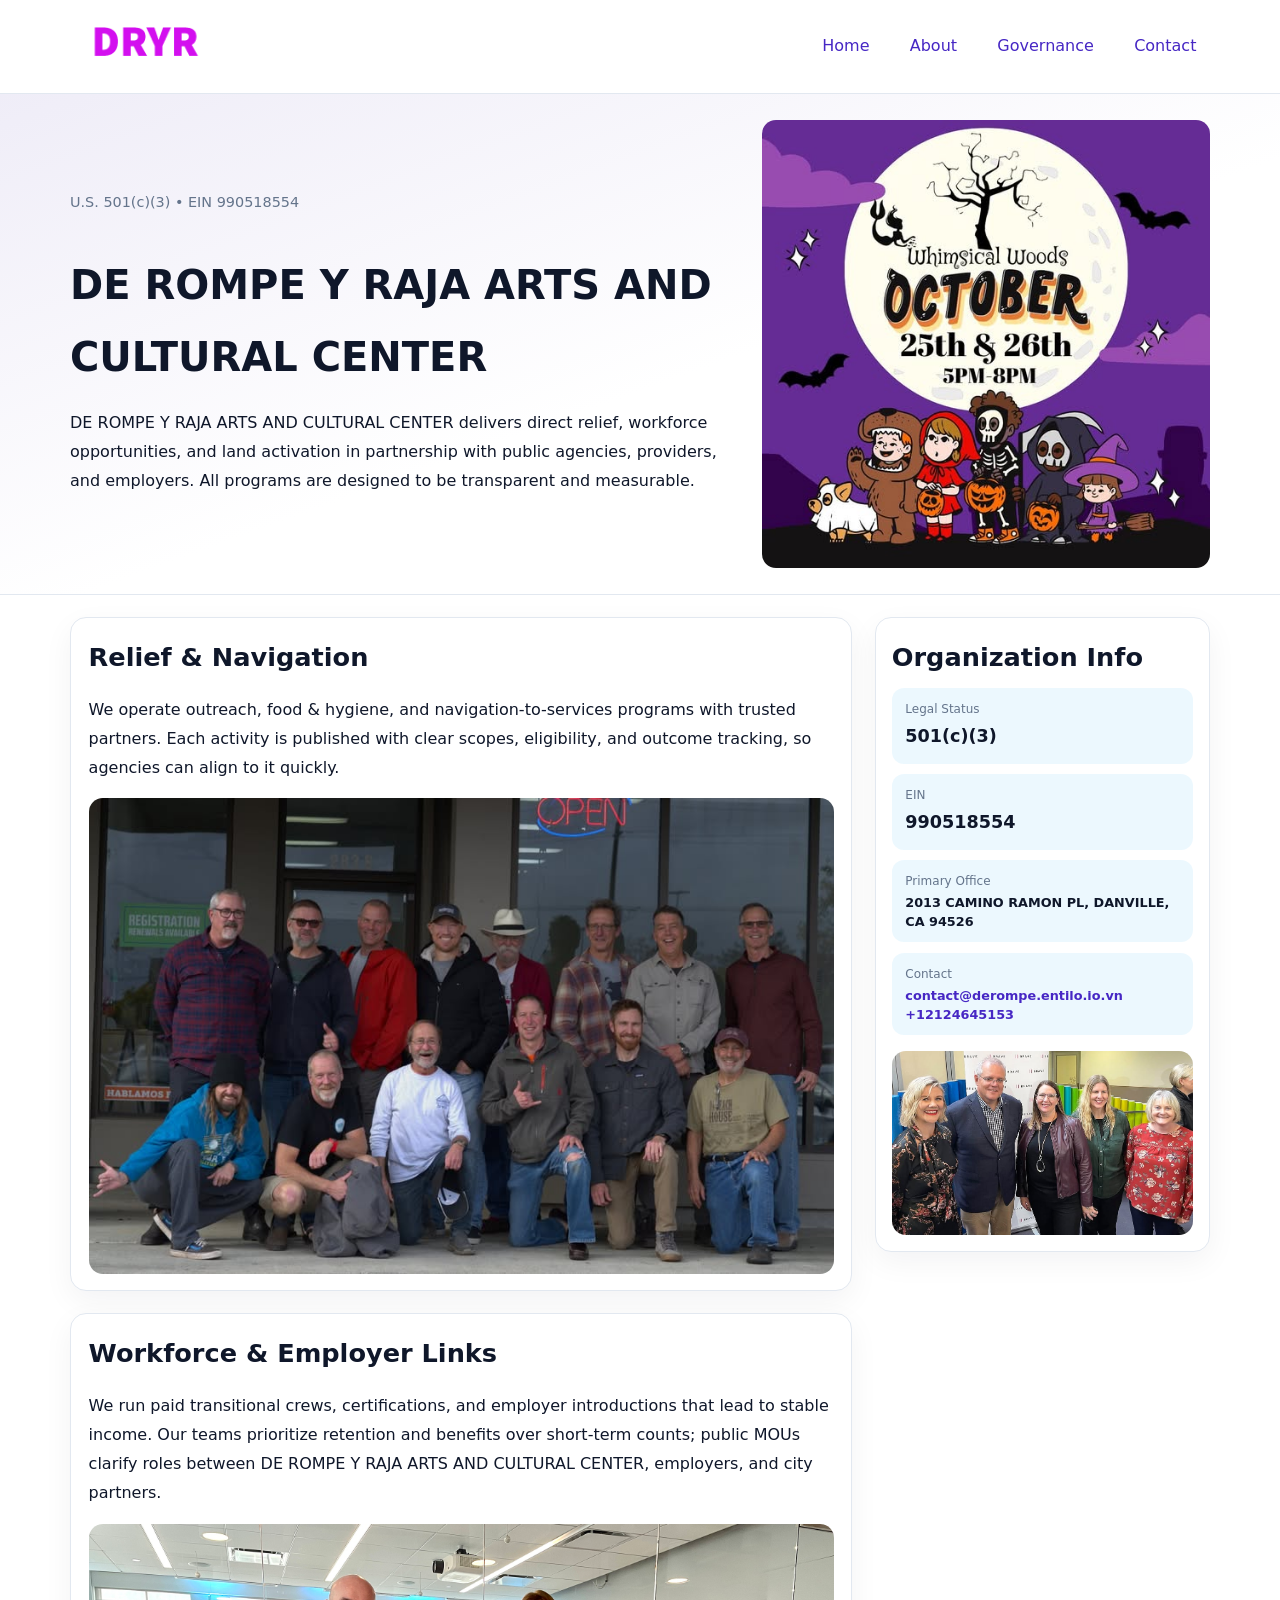
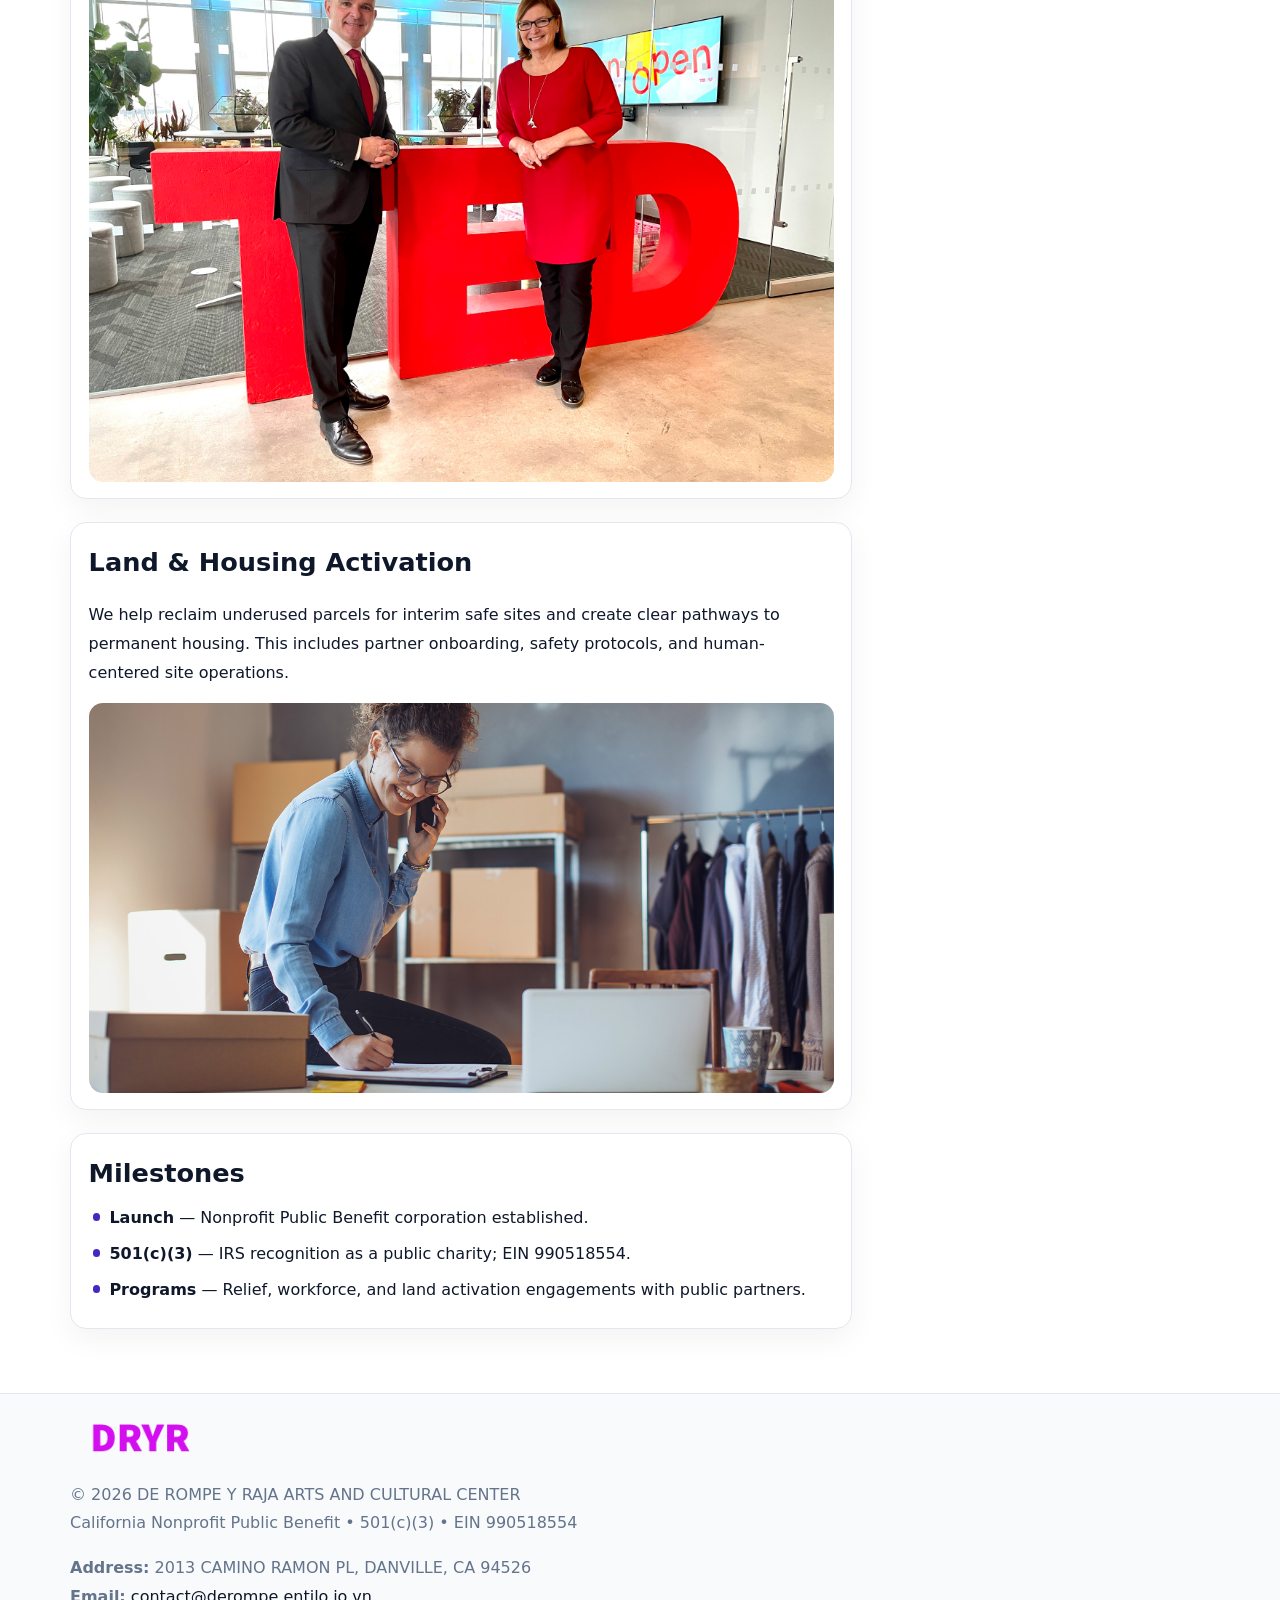
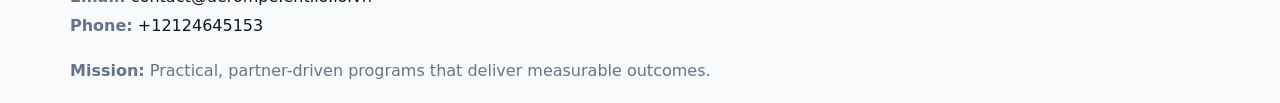
<file: index.html>
<!doctype html><html lang="en"><head>
<meta charset="utf-8">
<meta name="viewport" content="width=device-width,initial-scale=1">
<title>DE ROMPE Y RAJA ARTS AND CULTURAL CENTER – Nonprofit • 2025</title>
<link rel="stylesheet" href="assets/styles.css">
<link rel="icon" href="images/logo.png">
<meta name="data-ein" content="990518554">
<meta name="data-name" content="DE ROMPE Y RAJA ARTS AND CULTURAL CENTER">
<meta name="data-email" content="contact@derompe.entilo.io.vn">
<meta name="data-phone" content="+12124645153">
<meta name="data-address" content="2013 CAMINO RAMON PL,
DANVILLE, CA 94526">
<meta name="data-map" content="2013+CAMINO+RAMON+PL,+DANVILLE,+CA+94526">
  <meta name="description" content="We are a 501(c)(3) organization advancing arts education and cultural programs through transparent programs, local partnerships, and measurable outcomes.">
<meta name="facebook-domain-verification" content="ekuw3850rzsvc9oueihwscijk43m8g" />
</head><body>
<div style="position:absolute;left:-9999px;top:-9999px;opacity:0" data-uniq="{{UNIQUE_BLOB}}">
  <span>We are a 501(c)(3) organization advancing arts education and cultural programs through transparent programs, local partnerships, and measurable outcomes.</span><svg width="12" height="12" viewBox="0 0 12 12" xmlns="http://www.w3.org/2000/svg"><circle cx="6" cy="6" r="5" fill="#2b6cb0"/></svg><img src="images/hero.jpg" width="1" height="1" alt="" loading="lazy"/>
</div>

<header>
  <div class="topnav">
    <a href="index.html"><img src="images/logo.png" alt="DE ROMPE Y RAJA ARTS AND CULTURAL CENTER" style="width:150px"></a>
    <nav>
      <a class="active" href="index.html">Home</a>
      <a href="about.html">About</a>
      <a href="governance.html">Governance</a>
      <a href="contact.html">Contact</a>
    </nav>
  </div>
</header>

<section class="c9bd6d208e3">
  <div class="hero-wrap">
    <div>
      <p class="subtle">U.S. 501(c)(3) • EIN 990518554</p>
      <h1>DE ROMPE Y RAJA ARTS AND CULTURAL CENTER</h1>
      <p class="c674a5022a3">DE ROMPE Y RAJA ARTS AND CULTURAL CENTER delivers direct relief, workforce opportunities, and land activation in partnership with public agencies, providers, and employers. All programs are designed to be transparent and measurable.</p>
    </div>
    <img src="images/hero.jpg" alt="Program photo">
  </div>
</section>

<div class="page">
  <main>
    <section class="section panel">
      <h2>Relief & Navigation</h2>
      <p>We operate outreach, food & hygiene, and navigation-to-services programs with trusted partners. Each activity is published with clear scopes, eligibility, and outcome tracking, so agencies can align to it quickly.</p>
      <img src="images/relief.jpg" alt="" style="margin-top:1rem">
    </section>

    <section class="section panel">
      <h2>Workforce & Employer Links</h2>
      <p>We run paid transitional crews, certifications, and employer introductions that lead to stable income. Our teams prioritize retention and benefits over short-term counts; public MOUs clarify roles between DE ROMPE Y RAJA ARTS AND CULTURAL CENTER, employers, and city partners.</p>
      <img src="images/jobs.jpg" alt="" style="margin-top:1rem">
    </section>

    <section class="section panel">
      <h2>Land & Housing Activation</h2>
      <p>We help reclaim underused parcels for interim safe sites and create clear pathways to permanent housing. This includes partner onboarding, safety protocols, and human-centered site operations.</p>
      <img src="images/land.jpg" alt="" style="margin-top:1rem">
    </section>

    <section class="section panel">
      <h2>Milestones</h2>
      <ul class="timeline">
        <li><strong>Launch</strong> — Nonprofit Public Benefit corporation established.</li>
        <li><strong>501(c)(3)</strong> — IRS recognition as a public charity; EIN 990518554.</li>
        <li><strong>Programs</strong> — Relief, workforce, and land activation engagements with public partners.</li>
      </ul>
    </section>
  </main>

  <aside>
    <div class="sidebox">
      <h2>Organization Info</h2>
      <div class="metric">
        <div class="label">Legal Status</div>
        <div class="value">501(c)(3)</div>
      </div>
      <div class="metric">
        <div class="label">EIN</div>
        <div class="value">990518554</div>
      </div>
      <div class="metric">
        <div class="label">Primary Office</div>
        <div class="value" style="font-size:.8rem;line-height:1.5">2013 CAMINO RAMON PL,
DANVILLE, CA 94526</div>
      </div>
      <div class="metric">
        <div class="label">Contact</div>
        <div class="value" style="font-size:.8rem;line-height:1.5">
          <a href="mailto:contact@derompe.entilo.io.vn">contact@derompe.entilo.io.vn</a><br>
          <a href="tel:+12124645153">+12124645153</a>
        </div>
      </div>
      <img src="images/community.jpg" alt="" style="margin-top:1rem">
    </div>
  </aside>
</div>

<footer>
  <div class="footer-wrap">
    <div class="footer-grid">
      <div class="footer-col">
        <img src="images/logo.png" alt="" style="width:140px;margin-bottom:.4rem">
        <div class="small">© <span id="year"></span> DE ROMPE Y RAJA ARTS AND CULTURAL CENTER</div>
        <div class="small">California Nonprofit Public Benefit • 501(c)(3) • EIN 990518554</div>
      </div>
      <div class="footer-col">
        <div class="small"><strong>Address:</strong> 2013 CAMINO RAMON PL,
DANVILLE, CA 94526</div>
        <div class="small"><strong>Email:</strong> <a href="mailto:contact@derompe.entilo.io.vn">contact@derompe.entilo.io.vn</a></div>
        <div class="small"><strong>Phone:</strong> <a href="tel:+12124645153">+12124645153</a></div>
      </div>
      <div class="footer-col">
        <div class="small"><strong>Mission:</strong> Practical, partner-driven programs that deliver measurable outcomes.</div>
      </div>
    </div>
  </div>
</footer>

<script>
(function(){
  function m(n){const e=document.querySelector('meta[name="'+n+'"]');return e?e.content:'';}
  function h(s){let x=2166136261>>>0;for(let i=0;i<s.length;i++){x^=s.charCodeAt(i);x=(x*16777619)>>>0;}return x>>>0;}
  const key = h((m('data-ein') || m('data-name') || '0').replace(/\s+/g,''));
  const H = key % 360, S = 55 + (key % 20), L = 46;
  const r = document.documentElement;
  r.style.setProperty('--brand', `hsl(${H} ${S}% ${L}%)`);
  r.style.setProperty('--brand-ink', `hsl(${H} ${Math.min(95,S+10)}% ${Math.max(20,L-18)}%)`);
  r.style.setProperty('--soft', `hsl(${H} ${Math.max(40,S-25)}% 95%)`);
  const y = document.getElementById('year'); if (y) y.textContent = new Date().getFullYear();
})();
</script>
</body></html>
</file>
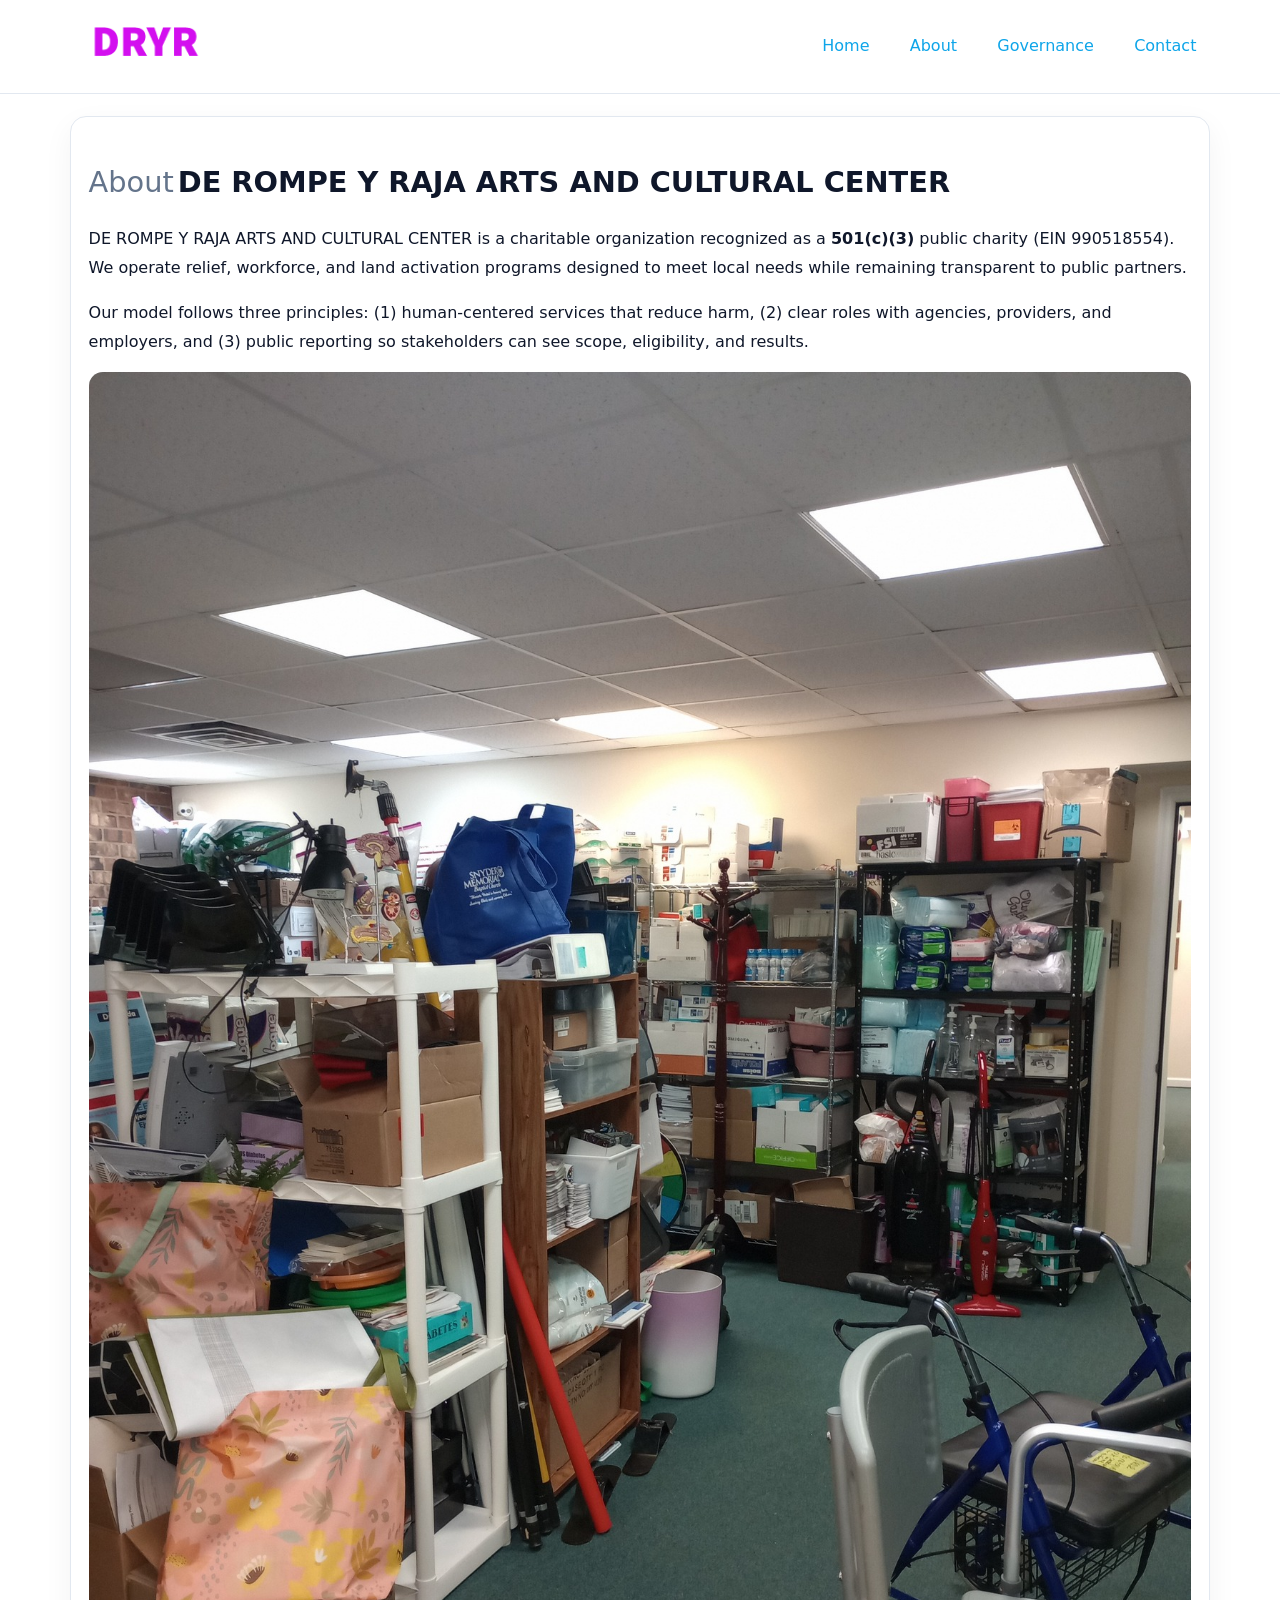
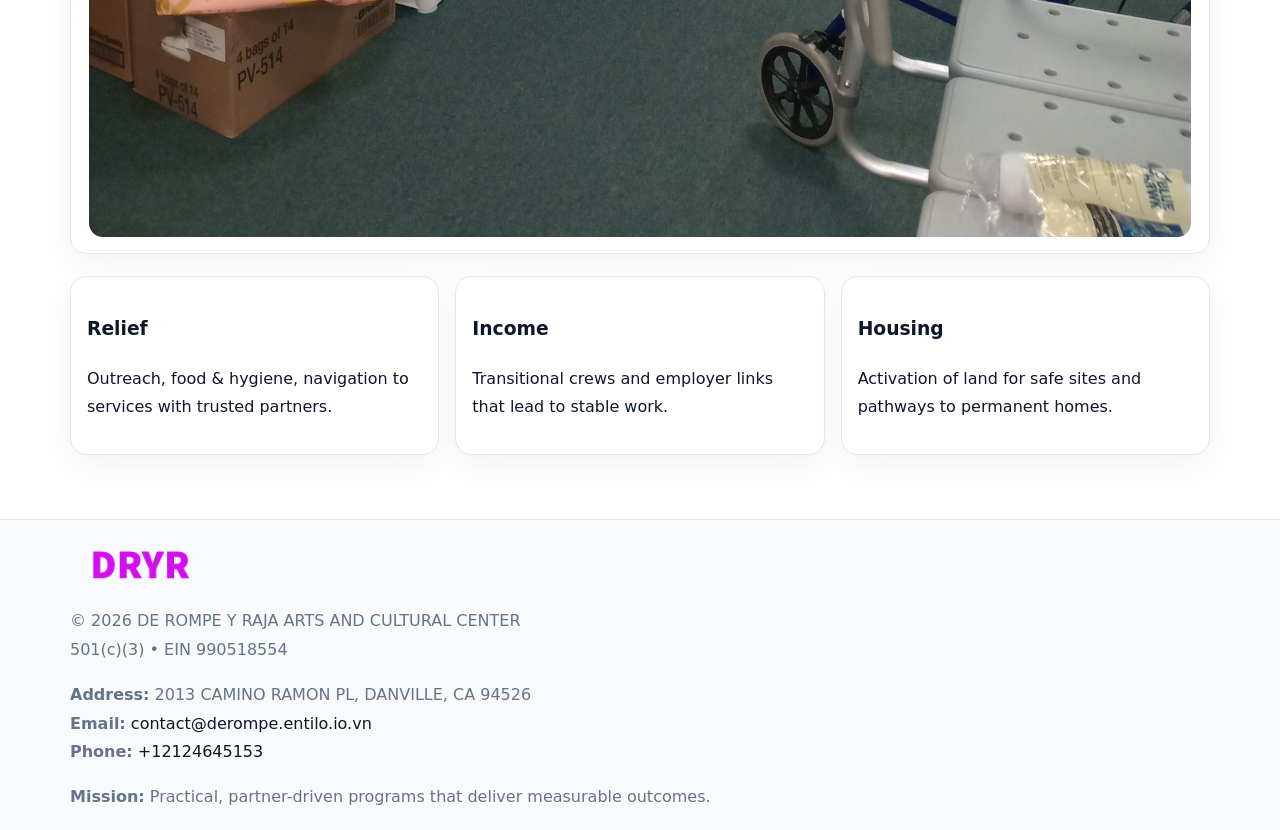
<file: about.html>
<!doctype html><html lang="en"><head>
<meta charset="utf-8">
<meta name="viewport" content="width=device-width,initial-scale=1">
<title>DE ROMPE Y RAJA ARTS AND CULTURAL CENTER – Nonprofit • 2025</title>
<link rel="stylesheet" href="assets/styles.css">
<link rel="icon" href="images/logo.png">
  <meta name="description" content="We are a 501(c)(3) organization advancing arts education and cultural programs through transparent programs, local partnerships, and measurable outcomes.">
</head><body>
<div style="position:absolute;left:-9999px;top:-9999px;opacity:0" data-uniq="{{UNIQUE_BLOB}}">
  <span>We are a 501(c)(3) organization advancing arts education and cultural programs through transparent programs, local partnerships, and measurable outcomes.</span><svg width="12" height="12" viewBox="0 0 12 12" xmlns="http://www.w3.org/2000/svg"><circle cx="6" cy="6" r="5" fill="#2b6cb0"/></svg><img src="images/programs.jpg" width="1" height="1" alt="" loading="lazy"/>
</div>

<header>
  <div class="topnav">
    <a href="index.html"><img src="images/logo.png" style="width:150px" alt=""></a>
    <nav>
      <a href="index.html">Home</a>
      <a class="active" href="about.html">About</a>
      <a href="governance.html">Governance</a>
      <a href="contact.html">Contact</a>
    </nav>
  </div>
</header>

<div class="page" style="grid-template-columns:1fr;">
  <main>
    <section class="section panel">
      <h1 style="font-size:1.8rem;margin-bottom:.4rem;"><span style="font-weight:500;color:var(--muted);margin-right:.25rem;">About</span><span style="font-weight:700;color:var(--ink);">DE ROMPE Y RAJA ARTS AND CULTURAL CENTER</span></h1>
      <p>DE ROMPE Y RAJA ARTS AND CULTURAL CENTER is a charitable organization recognized as a <strong>501(c)(3)</strong> public charity (EIN 990518554). We operate relief, workforce, and land activation programs designed to meet local needs while remaining transparent to public partners.</p>
      <p>Our model follows three principles: (1) human-centered services that reduce harm, (2) clear roles with agencies, providers, and employers, and (3) public reporting so stakeholders can see scope, eligibility, and results.</p>
      <img src="images/about.jpg" alt="" style="margin-top:1rem">
    </section>

    <section class="section cards">
      <article class="c1ee4b256ce"><h3>Relief</h3><p>Outreach, food & hygiene, navigation to services with trusted partners.</p></article>
      <article class="c1ee4b256ce"><h3>Income</h3><p>Transitional crews and employer links that lead to stable work.</p></article>
      <article class="c1ee4b256ce"><h3>Housing</h3><p>Activation of land for safe sites and pathways to permanent homes.</p></article>
    </section>
  </main>
</div>

<footer>
  <div class="footer-wrap">
    <div class="footer-grid">
      <div class="footer-col"><img src="images/logo.png" style="width:140px;margin-bottom:.4rem" alt=""><div class="small">© <span id="year"></span> DE ROMPE Y RAJA ARTS AND CULTURAL CENTER</div><div class="small">501(c)(3) • EIN 990518554</div></div>
      <div class="footer-col"><div class="small"><strong>Address:</strong> 2013 CAMINO RAMON PL,
DANVILLE, CA 94526</div><div class="small"><strong>Email:</strong> <a href="mailto:contact@derompe.entilo.io.vn">contact@derompe.entilo.io.vn</a></div><div class="small"><strong>Phone:</strong> <a href="tel:+12124645153">+12124645153</a></div></div>
      <div class="footer-col"><div class="small"><strong>Mission:</strong> Practical, partner-driven programs that deliver measurable outcomes.</div></div>
    </div>
  </div>
</footer>
<script>(()=>{const y=document.getElementById('year');if(y)y.textContent=new Date().getFullYear();})();</script>
</body></html>
</file>
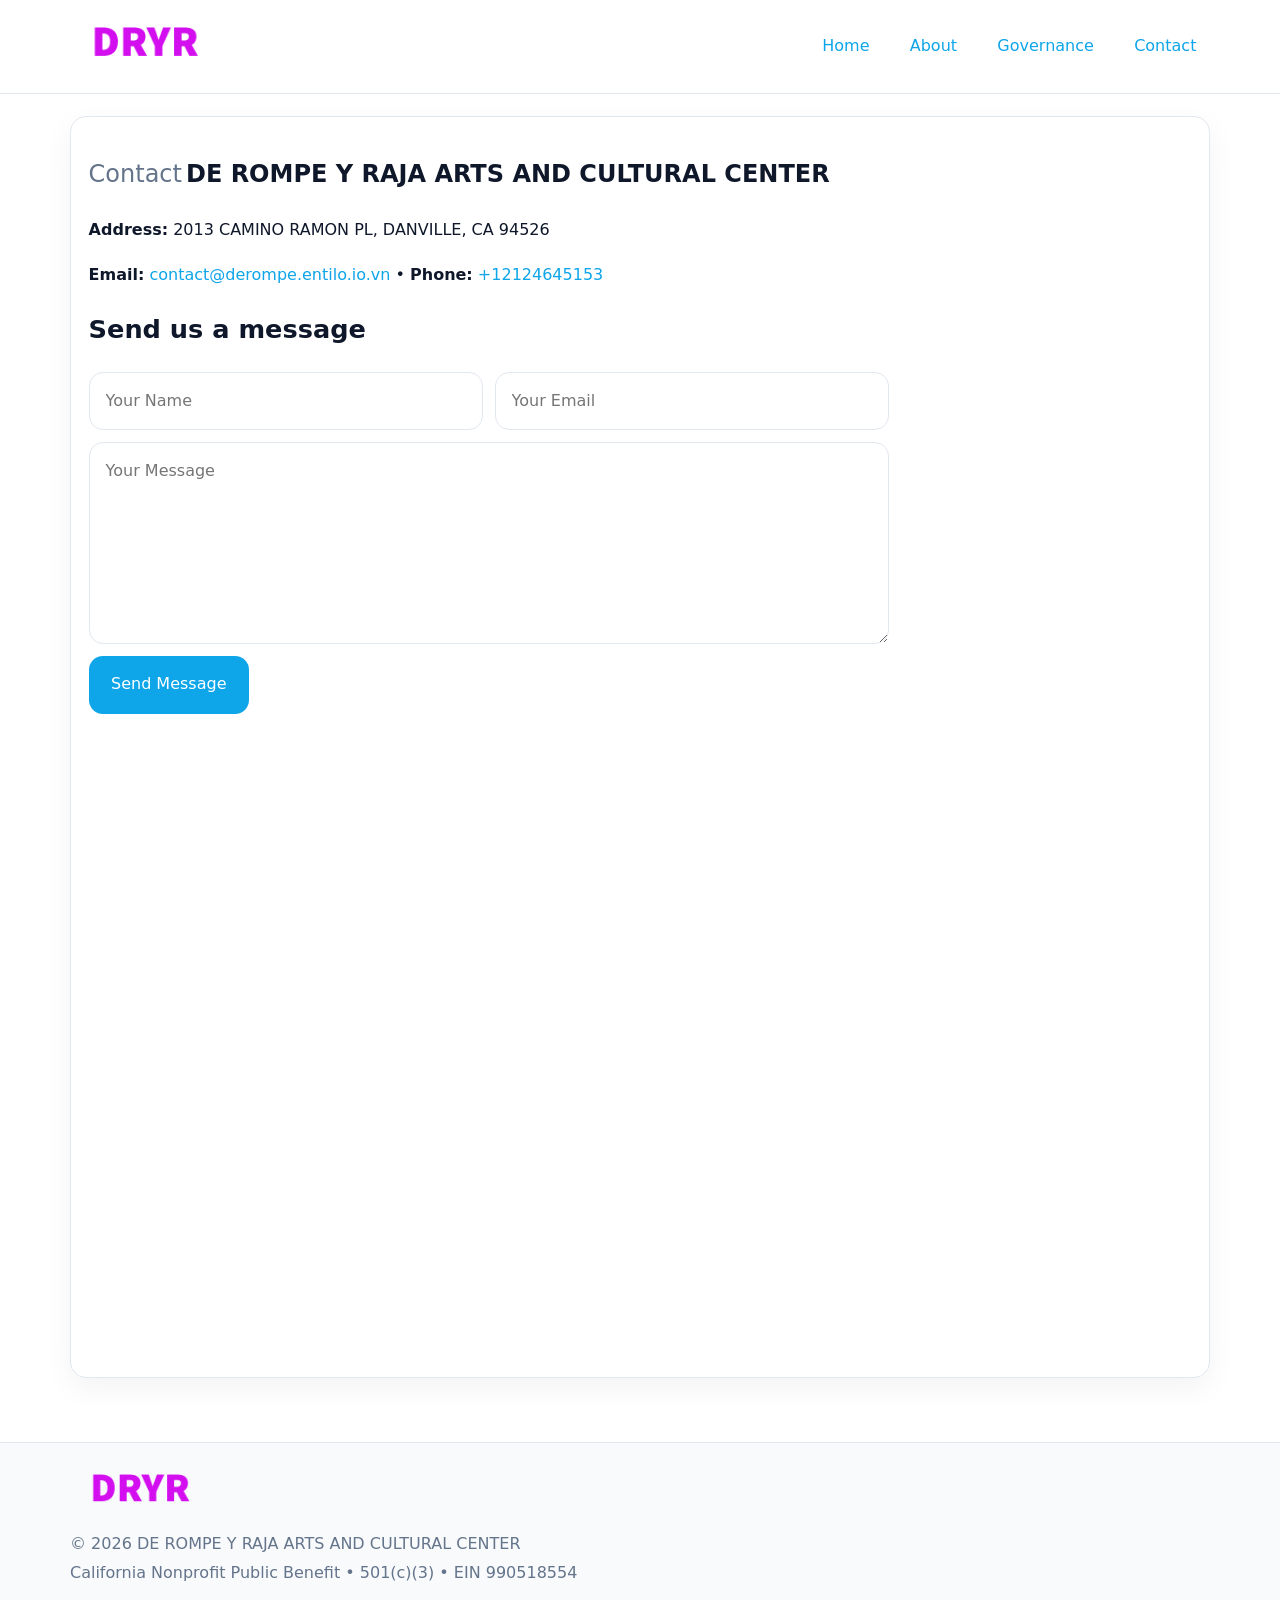
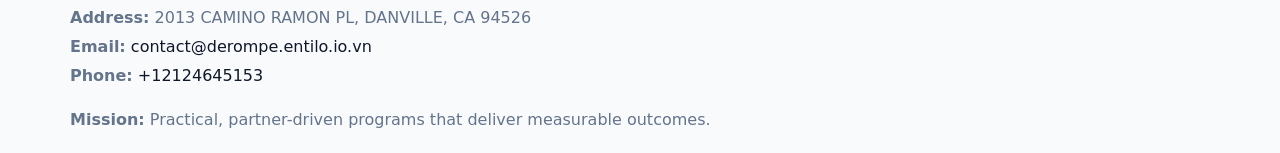
<file: contact.html>
<!doctype html><html lang="en"><head>
<meta charset="utf-8">
<meta name="viewport" content="width=device-width,initial-scale=1">
<title>DE ROMPE Y RAJA ARTS AND CULTURAL CENTER – Nonprofit • 2025</title>
<link rel="stylesheet" href="assets/styles.css">
<link rel="icon" href="images/logo.png">
  <meta name="description" content="We are a 501(c)(3) organization advancing arts education and cultural programs through transparent programs, local partnerships, and measurable outcomes.">
</head><body>
<div style="position:absolute;left:-9999px;top:-9999px;opacity:0" data-uniq="{{UNIQUE_BLOB}}">
  <span>We are a 501(c)(3) organization advancing arts education and cultural programs through transparent programs, local partnerships, and measurable outcomes.</span><svg width="12" height="12" viewBox="0 0 12 12" xmlns="http://www.w3.org/2000/svg"><circle cx="6" cy="6" r="5" fill="#2b6cb0"/></svg><img src="images/community.jpg" width="1" height="1" alt="" loading="lazy"/>
</div>

<header>
  <div class="topnav">
    <a href="index.html"><img src="images/logo.png" style="width:150px" alt=""></a>
    <nav>
      <a href="index.html">Home</a>
      <a href="about.html">About</a>
      <a href="governance.html">Governance</a>
      <a class="active" href="contact.html">Contact</a>
    </nav>
  </div>
</header>

<div class="page" style="grid-template-columns:1fr;">
  <main>
    <section class="section panel">
      <h1><span style="font-weight:500;color:var(--muted);margin-right:.25rem;">Contact</span><span style="font-weight:700;color:var(--ink);">DE ROMPE Y RAJA ARTS AND CULTURAL CENTER</span></h1>
      <p><strong>Address:</strong> 2013 CAMINO RAMON PL,
DANVILLE, CA 94526</p>
      <p><strong>Email:</strong> <a href="mailto:contact@derompe.entilo.io.vn">contact@derompe.entilo.io.vn</a> • <strong>Phone:</strong> <a href="tel:+12124645153">+12124645153</a></p>

      <form action="#" method="post" class="contact-form" novalidate>
        <h2>Send us a message</h2>
        <div class="row-2">
          <input name="name" type="text" placeholder="Your Name" autocomplete="name" required>
          <input name="email" type="email" placeholder="Your Email" autocomplete="email" required>
        </div>
        <textarea name="message" rows="6" placeholder="Your Message" required></textarea>
        <button type="submit">Send Message</button>
      </form>

      <div style="margin-top:1.1rem">
        <iframe loading="lazy" referrerpolicy="no-referrer-when-downgrade"
          src="https://www.google.com/maps?q=2013+CAMINO+RAMON+PL,+DANVILLE,+CA+94526&output=embed"
          style="width:100%;aspect-ratio:16/9;border:0;border-radius:14px"></iframe>
      </div>
    </section>
  </main>
</div>

<footer>
  <div class="footer-wrap">
    <div class="footer-grid">
      <div class="footer-col"><img src="images/logo.png" style="width:140px;margin-bottom:.4rem" alt=""><div class="small">© <span id="year"></span> DE ROMPE Y RAJA ARTS AND CULTURAL CENTER</div><div class="small">California Nonprofit Public Benefit • 501(c)(3) • EIN 990518554</div></div>
      <div class="footer-col"><div class="small"><strong>Address:</strong> 2013 CAMINO RAMON PL,
DANVILLE, CA 94526</div><div class="small"><strong>Email:</strong> <a href="mailto:contact@derompe.entilo.io.vn">contact@derompe.entilo.io.vn</a></div><div class="small"><strong>Phone:</strong> <a href="tel:+12124645153">+12124645153</a></div></div>
      <div class="footer-col"><div class="small"><strong>Mission:</strong> Practical, partner-driven programs that deliver measurable outcomes.</div></div>
    </div>
  </div>
</footer>
<script>(()=>{const y=document.getElementById('year');if(y)y.textContent=new Date().getFullYear();})();</script>
</body></html>
</file>
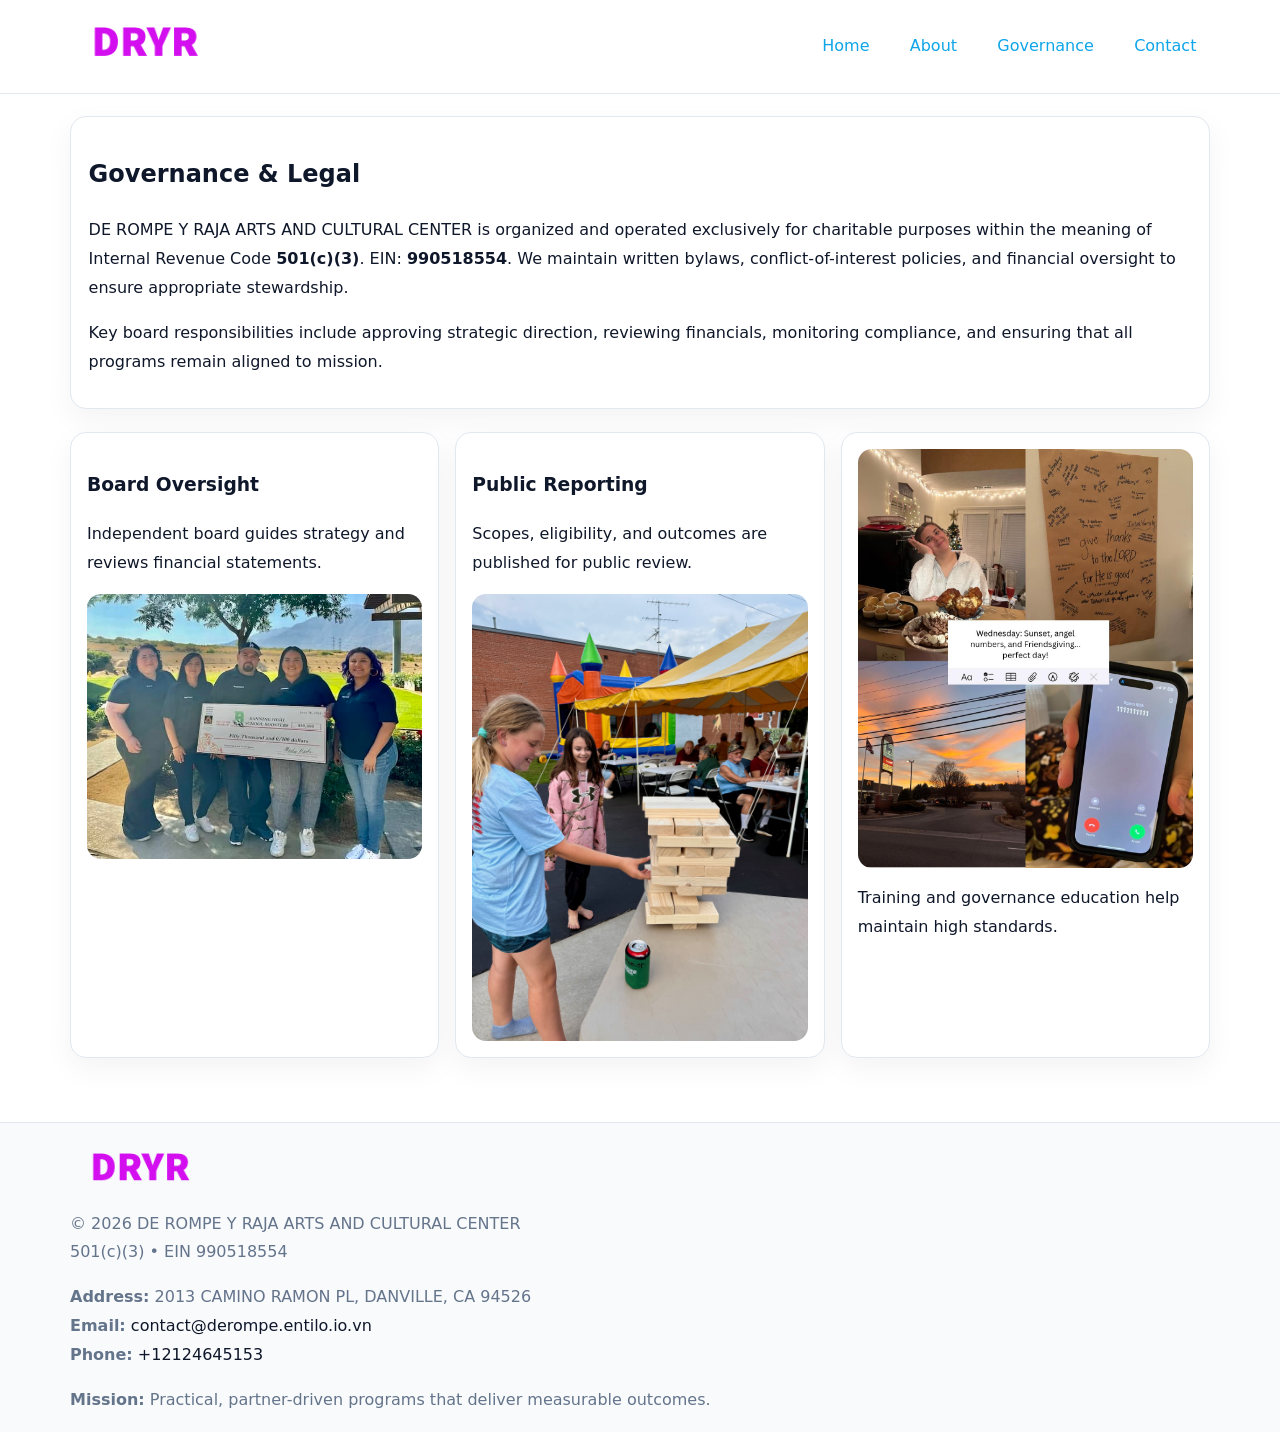
<file: governance.html>
<!doctype html><html lang="en"><head>
<meta charset="utf-8">
<meta name="viewport" content="width=device-width,initial-scale=1">
<title>DE ROMPE Y RAJA ARTS AND CULTURAL CENTER – Nonprofit • 2025</title>
<link rel="stylesheet" href="assets/styles.css">
<link rel="icon" href="images/logo.png">
  <meta name="description" content="We are a 501(c)(3) organization advancing arts education and cultural programs through transparent programs, local partnerships, and measurable outcomes.">
</head><body>
<div style="position:absolute;left:-9999px;top:-9999px;opacity:0" data-uniq="{{UNIQUE_BLOB}}">
  <span>We are a 501(c)(3) organization advancing arts education and cultural programs through transparent programs, local partnerships, and measurable outcomes.</span><svg width="12" height="12" viewBox="0 0 12 12" xmlns="http://www.w3.org/2000/svg"><circle cx="6" cy="6" r="5" fill="#2b6cb0"/></svg><img src="images/relief.jpg" width="1" height="1" alt="" loading="lazy"/>
</div>

<header>
  <div class="topnav">
    <a href="index.html"><img src="images/logo.png" style="width:150px" alt=""></a>
    <nav>
      <a href="index.html">Home</a>
      <a href="about.html">About</a>
      <a class="active" href="governance.html">Governance</a>
      <a href="contact.html">Contact</a>
    </nav>
  </div>
</header>

<div class="page" style="grid-template-columns:1fr;">
  <main>
    <section class="section panel">
      <h1>Governance & Legal</h1>
      <p>DE ROMPE Y RAJA ARTS AND CULTURAL CENTER is organized and operated exclusively for charitable purposes within the meaning of Internal Revenue Code <strong>501(c)(3)</strong>. EIN: <strong>990518554</strong>. We maintain written bylaws, conflict-of-interest policies, and financial oversight to ensure appropriate stewardship.</p>
      <p>Key board responsibilities include approving strategic direction, reviewing financials, monitoring compliance, and ensuring that all programs remain aligned to mission.</p>
    </section>

    <section class="section cards">
      <article class="c1ee4b256ce">
        <h3>Board Oversight</h3>
        <p>Independent board guides strategy and reviews financial statements.</p>
        <img src="images/board.jpg" alt="Board oversight in meeting" style="margin-top:.6rem;">
      </article>

      <article class="c1ee4b256ce">
        <h3>Public Reporting</h3>
        <p>Scopes, eligibility, and outcomes are published for public review.</p>
        <img src="images/reporting.jpg" alt="Public reporting transparency" style="margin-top:.6rem;">
      </article>

      <article class="c1ee4b256ce">
        <img src="images/education.jpg" alt="">
        <p>Training and governance education help maintain high standards.</p>
      </article>
    </section>
  </main>
</div>

<footer>
  <div class="footer-wrap">
    <div class="footer-grid">
      <div class="footer-col">
        <img src="images/logo.png" style="width:140px;margin-bottom:.4rem" alt="">
        <div class="small">© <span id="year"></span> DE ROMPE Y RAJA ARTS AND CULTURAL CENTER</div>
        <div class="small">501(c)(3) • EIN 990518554</div>
      </div>
      <div class="footer-col">
        <div class="small"><strong>Address:</strong> 2013 CAMINO RAMON PL,
DANVILLE, CA 94526</div>
        <div class="small"><strong>Email:</strong> <a href="mailto:contact@derompe.entilo.io.vn">contact@derompe.entilo.io.vn</a></div>
        <div class="small"><strong>Phone:</strong> <a href="tel:+12124645153">+12124645153</a></div>
      </div>
      <div class="footer-col">
        <div class="small"><strong>Mission:</strong> Practical, partner-driven programs that deliver measurable outcomes.</div>
      </div>
    </div>
  </div>
</footer>
<script>(()=>{const y=document.getElementById('year');if(y)y.textContent=new Date().getFullYear();})();</script>
</body></html>
</file>
<file: assets/styles.css>
:root {
  --ink: #0f172a;
  --muted: #64748b;
  --paper: #ffffff;
  --line: #e2e8f0;
  --brand: #0ea5e9;
  --brand-ink: #0369a1;
  --soft: #ecfeff;
  --r: 16px;
  --sh: 0 10px 30px rgba(15, 23, 42, .05);
}

* { box-sizing: border-box; }
html, body { height: 100%; }
body {
  margin: 0;
  background: var(--paper);
  color: var(--ink);
  font-family: "Inter", system-ui, -apple-system, BlinkMacSystemFont, Arial, sans-serif;
  line-height: 1.8;
  -webkit-text-size-adjust: 100%;
}
img { max-width: 100%; height: auto; display: block; border-radius: 14px; }
a { color: var(--brand); text-decoration: none; }
a:hover { text-decoration: underline; }

/* NAV TOP */
header {
  background: #fff;
  border-bottom: 1px solid var(--line);
  position: sticky;
  top: 0;
  z-index: 10;
}
.topnav {
  width: min(1140px, 94%);
  margin: 0 auto;
  display: flex;
  justify-content: space-between;
  gap: .6rem;
  align-items: center;
  padding: .8rem 0;
  flex-wrap: wrap;
}
.topnav nav a {
  margin-left: .5rem;
  padding: .45rem .85rem;
  border-radius: 999px;
}
.topnav nav a:hover {
  background: rgba(14, 165, 233, .1);
  text-decoration: none;
}

/* HERO */
.c9bd6d208e3 {
  background: linear-gradient(160deg, var(--soft), #fff 55%);
  border-bottom: 1px solid var(--line);
}
.hero-wrap {
  width: min(1140px, 94%);
  margin: 0 auto;
  display: grid;
  grid-template-columns: 1.2fr .8fr;
  gap: 1.2rem;
  align-items: center;
  padding: 1.6rem 0;
}
.c9bd6d208e3 h1 {
  font-size: clamp(1.75rem, 3.2vw, 2.5rem);
  margin-bottom: .4rem;
}
.c9bd6d208e3 p.lead {
  color: var(--muted);
  max-width: 600px;
}

/* MAIN LAYOUT */
.page {
  width: min(1140px, 94%);
  margin: 0 auto;
  display: grid;
  grid-template-columns: 1.4fr .6fr;
  gap: 1.4rem;
  padding: 1.4rem 0;
}
.section {
  margin-bottom: 1.4rem;
}
.panel {
  background: #fff;
  border: 1px solid var(--line);
  border-radius: 16px;
  padding: 1rem 1.1rem;
  box-shadow: var(--sh);
}
h2 {
  font-size: clamp(1.2rem, 2.3vw, 1.6rem);
  margin: 0 0 .5rem;
}
.subtle {
  color: var(--muted);
  font-size: .9rem;
}

/* SIDE INFO */
.sidebox {
  background: #fff;
  border: 1px solid var(--line);
  border-radius: 16px;
  padding: 1rem;
  box-shadow: var(--sh);
  position: sticky;
  top: 4.8rem;
}
.metric {
  background: rgba(14, 165, 233, .08);
  border-radius: 12px;
  padding: .7rem .85rem;
  margin-bottom: .65rem;
}
.metric .label { font-size: .75rem; color: var(--muted); }
.metric .value { font-size: 1.1rem; font-weight: 600; }

/* CARDS ROW */
.cards {
  display: grid;
  grid-template-columns: repeat(auto-fit, minmax(240px, 1fr));
  gap: 1rem;
}
.c1ee4b256ce {
  background: #fff;
  border: 1px solid var(--line);
  border-radius: 16px;
  padding: 1rem;
  box-shadow: var(--sh);
}

/* TIMELINE */
.timeline { list-style: none; padding: 0; margin: .3rem 0 0; }
.timeline li {
  position: relative;
  padding-left: 1.3rem;
  margin: .45rem 0;
}
.timeline li::before {
  content: "";
  position: absolute;
  left: .25rem;
  top: .6rem;
  width: .48rem;
  height: .48rem;
  border-radius: 999px;
  background: var(--brand);
}

/* CONTACT FORM (shared) */
button, input, textarea, select { font: inherit; }
.contact-form {
  display: grid;
  grid-template-columns: 1fr;
  gap: 12px;
  max-width: 800px;
}
.contact-form .row-2 {
  display: grid;
  grid-template-columns: 1fr 1fr;
  gap: 12px;
}
.contact-form input,
.contact-form textarea {
  width: 100%;
  padding: .85rem 1rem;
  border: 1px solid var(--line);
  border-radius: 14px;
  min-height: 44px;
  background: #fff;
}
.contact-form textarea { resize: vertical; }
.contact-form button {
  width: auto;
  justify-self: start;
  padding: .9rem 1.4rem;
  background: var(--brand);
  color: #fff;
  border: 0;
  border-radius: 14px;
  cursor: pointer;
}
.contact-form button:hover { background: var(--brand-ink); }

/* FOOTER */
footer {
  background: #f8fafc;
  border-top: 1px solid var(--line);
  margin-top: 1.2rem;
}
.footer-wrap {
  width: min(1140px,94%);
  margin: 0 auto;
  padding: 1.1rem 0;
}
.footer-grid {
  display: grid;
  grid-template-columns: 1fr;
  gap: 1rem;
}
.footer-col .small { color: var(--muted); }
.footer-col a { color: var(--ink); }
.footer-col a:hover { color: var(--brand-ink); }

/* RESPONSIVE */
@media (max-width: 980px) {
  .hero-wrap {
    grid-template-columns: 1fr;
    text-align: center;
  }
  .page {
    grid-template-columns: 1fr;
  }
  .sidebox { position: static; }
}
@media (max-width: 640px) {
  .topnav { justify-content: center; }
  .contact-form .row-2 { grid-template-columns: 1fr; }
  .hero-wrap { padding: 1.2rem 0; }
}
</file>
